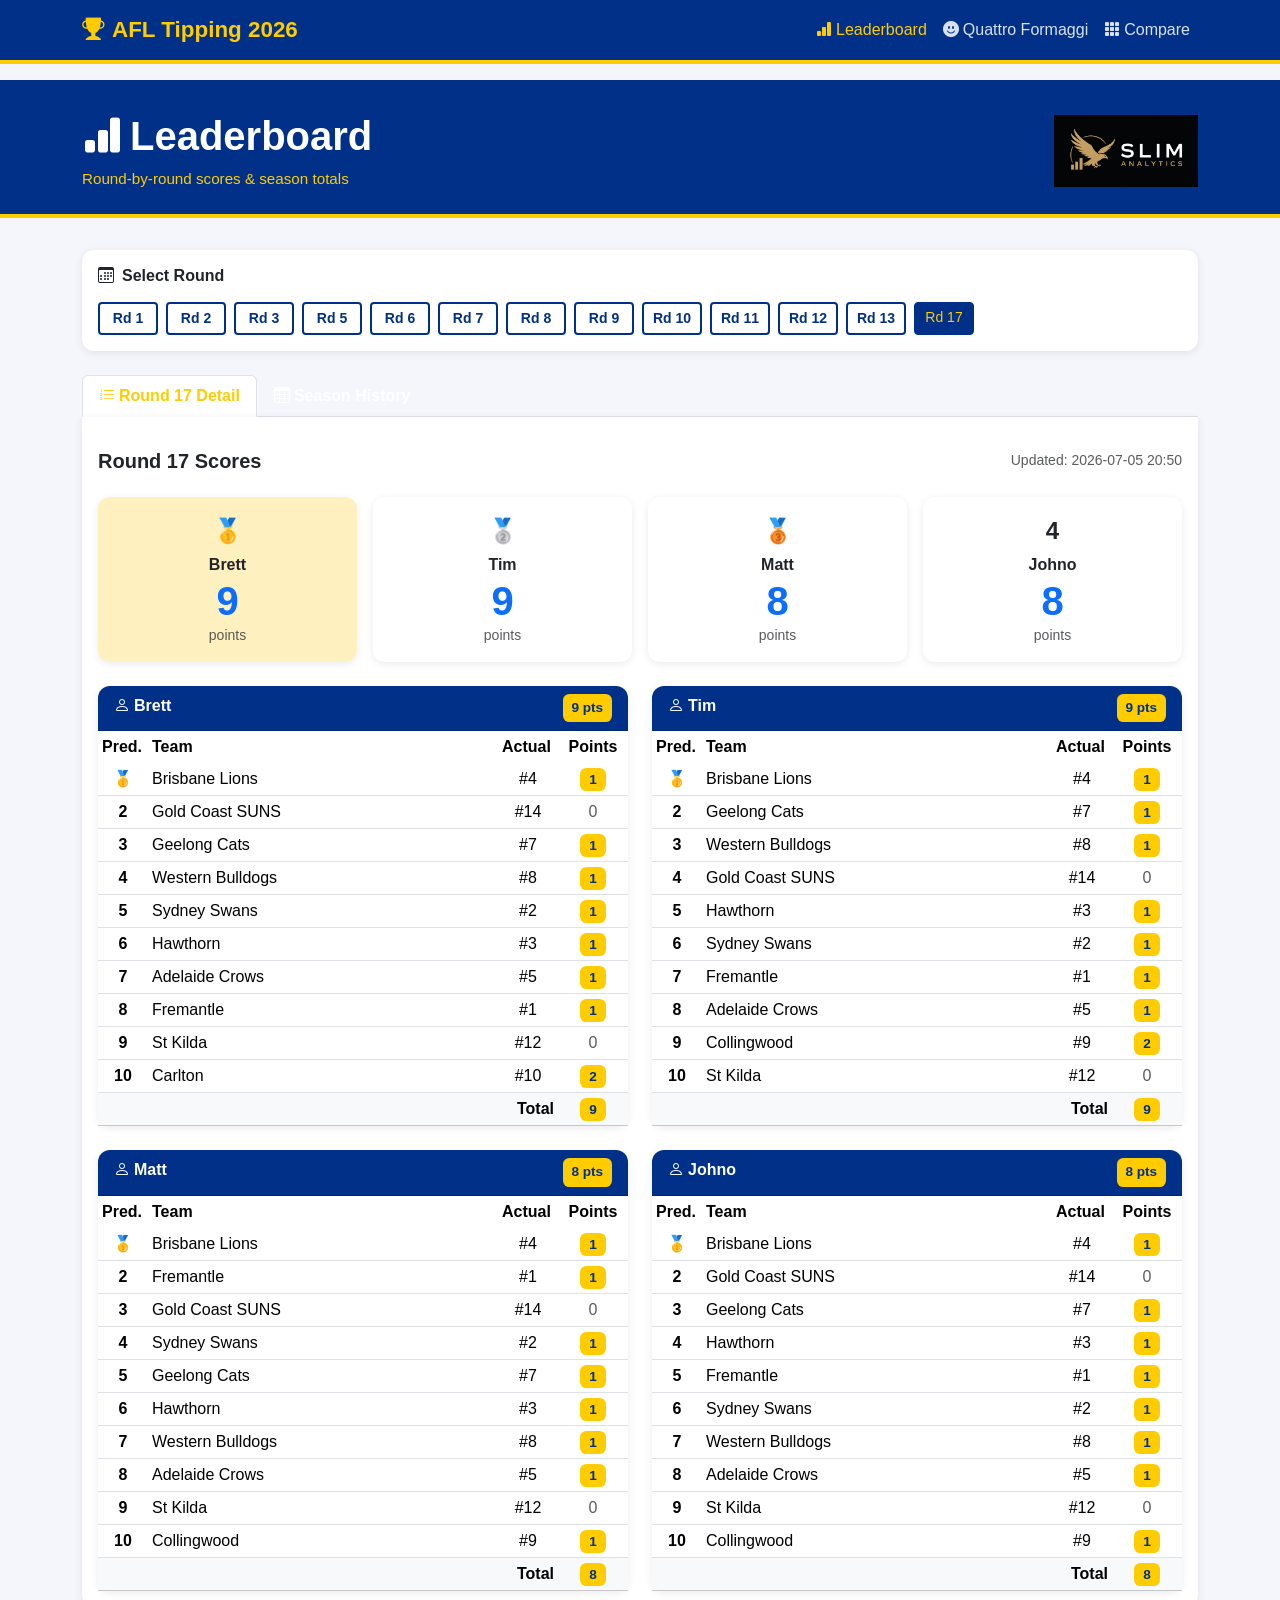
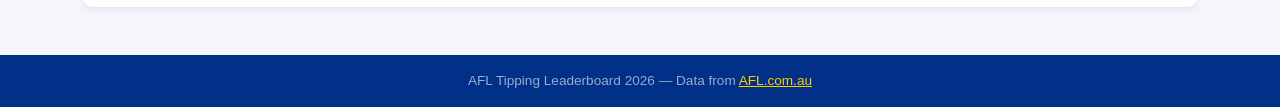
<file: index.html>
<!doctype html>
<html lang="en">
<head>
  <meta charset="utf-8">
  <meta name="viewport" content="width=device-width, initial-scale=1">
  <title>AFL Tipping 2026</title>
  <link href="https://cdn.jsdelivr.net/npm/bootstrap@5.3.3/dist/css/bootstrap.min.css" rel="stylesheet">
  <link href="https://cdn.jsdelivr.net/npm/bootstrap-icons@1.11.3/font/bootstrap-icons.css" rel="stylesheet">
  <link href="css/styles.css" rel="stylesheet">
</head>
<body>
<nav class="navbar navbar-expand-lg">
  <div class="container">
    <a class="navbar-brand" href="index.html"><i class="bi bi-trophy-fill me-2"></i>AFL Tipping 2026</a>
    <button class="navbar-toggler" type="button" data-bs-toggle="collapse" data-bs-target="#navMenu">
      <span class="navbar-toggler-icon"></span>
    </button>
    <div class="collapse navbar-collapse" id="navMenu">
      <ul class="navbar-nav ms-auto" id="mainNav"></ul>
    </div>
  </div>
</nav>
<div class="container mt-3" id="alerts"></div>

<div id="viewLeaderboard">
  <div class="page-header page-header--branded">
    <div class="container page-header-inner">
      <div class="page-header-text">
        <h1><i class="bi bi-bar-chart-fill me-2"></i>Leaderboard</h1>
        <p class="subtitle mb-0">Round-by-round scores &amp; season totals</p>
      </div>
      <div class="page-header-brand">
        <img src="images/slim-analytics-logo.png" alt="Slim Analytics" class="slim-analytics-logo">
      </div>
    </div>
  </div>
  <div class="container" id="lbRoot"></div>
</div>
<div id="viewAdmin" hidden>
  <div class="page-header"><div class="container">
    <h1><i class="bi bi-gear-fill me-2"></i>Admin</h1>
    <p class="subtitle mb-0">Fetch ladders, sync to GitHub, manage predictions</p>
  </div></div>
  <div class="container">
    <div class="card mb-4" id="githubSyncCard">
      <div class="card-header"><i class="bi bi-github me-2"></i>Sync to GitHub (one-time setup)</div>
      <div class="card-body">
        <p class="small text-muted mb-2">
          Create a <a href="https://github.com/settings/tokens?type=beta" target="_blank" rel="noopener">fine-grained token</a>
          for repo <strong>AFL-tipping</strong> with <em>Contents: Read and write</em> and <em>Actions: Read and write</em> (needed for ladder fetch).
        </p>
        <div class="row g-2 align-items-end">
          <div class="col-md-8">
            <label for="githubToken" class="form-label fw-semibold">GitHub token</label>
            <input type="password" class="form-control" id="githubToken" autocomplete="off" placeholder="github_pat_… or ghp_…">
          </div>
          <div class="col-md-4 d-flex gap-2">
            <button type="button" class="btn btn-afl flex-grow-1" id="saveGitHubToken">Save token</button>
            <button type="button" class="btn btn-outline-secondary" id="clearGitHubToken" title="Remove token">Clear</button>
          </div>
        </div>
        <div id="githubTokenStatus" class="small mt-2"></div>
      </div>
    </div>
    <div class="row g-4">
      <div class="col-md-6">
        <div class="card h-100">
          <div class="card-header"><i class="bi bi-person-check me-2"></i>Prediction Status</div>
          <div class="card-body">
            <div id="predStatus"></div>
            <a href="index.html?admin&amp;page=predictions" class="btn btn-afl mt-2 w-100">
              <i class="bi bi-pencil-square me-2"></i>Enter / Edit Predictions
            </a>
          </div>
        </div>
      </div>
      <div class="col-md-6">
        <div class="card h-100">
          <div class="card-header"><i class="bi bi-arrow-repeat me-2"></i>Update Ladder</div>
          <div class="card-body">
            <p class="text-muted small">At the end of each round, fetch the latest AFL ladder.</p>
            <form id="ladderForm">
              <div class="mb-3">
                <label for="roundNumber" class="form-label fw-semibold">Round Number</label>
                <input type="number" class="form-control" id="roundNumber" min="1" max="27" value="1">
              </div>
              <button type="submit" class="btn btn-afl w-100">
                <i class="bi bi-cloud-download me-2"></i>Fetch AFL Ladder &amp; Save Round
              </button>
            </form>
            <p class="text-muted small mt-2 mb-3">
              <i class="bi bi-info-circle me-1"></i>From
              <a href="https://www.afl.com.au/ladder" target="_blank" rel="noopener">AFL.com.au</a>
            </p>
            <div class="d-flex gap-2 flex-wrap">
              <button type="button" class="btn btn-sm btn-afl-outline" id="exportBtn">Download store.json</button>
              <button type="button" class="btn btn-sm btn-outline-secondary" id="resetBtn">Reload from site</button>
            </div>
          </div>
        </div>
      </div>
      <div class="col-12" id="roundsSection"></div>
    </div>
  </div>
</div>
<div id="viewPredictions" hidden>
  <div class="page-header"><div class="container">
    <h1><i class="bi bi-pencil-square me-2"></i>Enter Predictions</h1>
    <p class="subtitle mb-0">Each person selects their predicted top 10 teams in order</p>
  </div></div>
  <div class="container">
    <div class="card mb-4"><div class="card-body bg-light rounded">
      <h6 class="fw-bold mb-2"><i class="bi bi-info-circle me-2 text-primary"></i>Scoring Rules</h6>
      <div class="row g-2">
        <div class="col-auto"><span class="badge-pts me-1">5 pts</span> Correct team at #1</div>
        <div class="col-auto"><span class="badge-pts me-1">2 pts</span> Right team, right spot (2–10)</div>
        <div class="col-auto"><span class="badge-pts me-1">1 pt</span> Right team, wrong spot</div>
        <div class="col-auto"><span class="badge-pts-0 me-1">0 pts</span> Not in actual top 10</div>
      </div>
    </div></div>
    <form id="predForm">
      <ul class="nav nav-tabs mb-0" id="participantTabs" role="tablist"></ul>
      <div class="tab-content card card-body border-top-0 rounded-top-0 mb-4" id="tabPanes"></div>
      <div class="d-flex gap-3 mb-5 flex-wrap">
        <button type="submit" class="btn btn-afl btn-lg px-5">
          <i class="bi bi-save me-2"></i>Save All Predictions
        </button>
        <a href="index.html?admin" class="btn btn-secondary btn-lg">Cancel</a>
        <button type="button" class="btn btn-afl-outline btn-lg" id="exportBtn">Download store.json</button>
      </div>
    </form>
  </div>
</div>
<footer>
  <div class="container text-center">
    AFL Tipping Leaderboard 2026 &mdash; Data from
    <a href="https://www.afl.com.au/ladder" target="_blank" rel="noopener">AFL.com.au</a>
  </div>
</footer>
<script src="https://cdn.jsdelivr.net/npm/bootstrap@5.3.3/dist/js/bootstrap.bundle.min.js"></script>
<script type="module" src="js/index.js"></script>
</body>
</html>
</file>
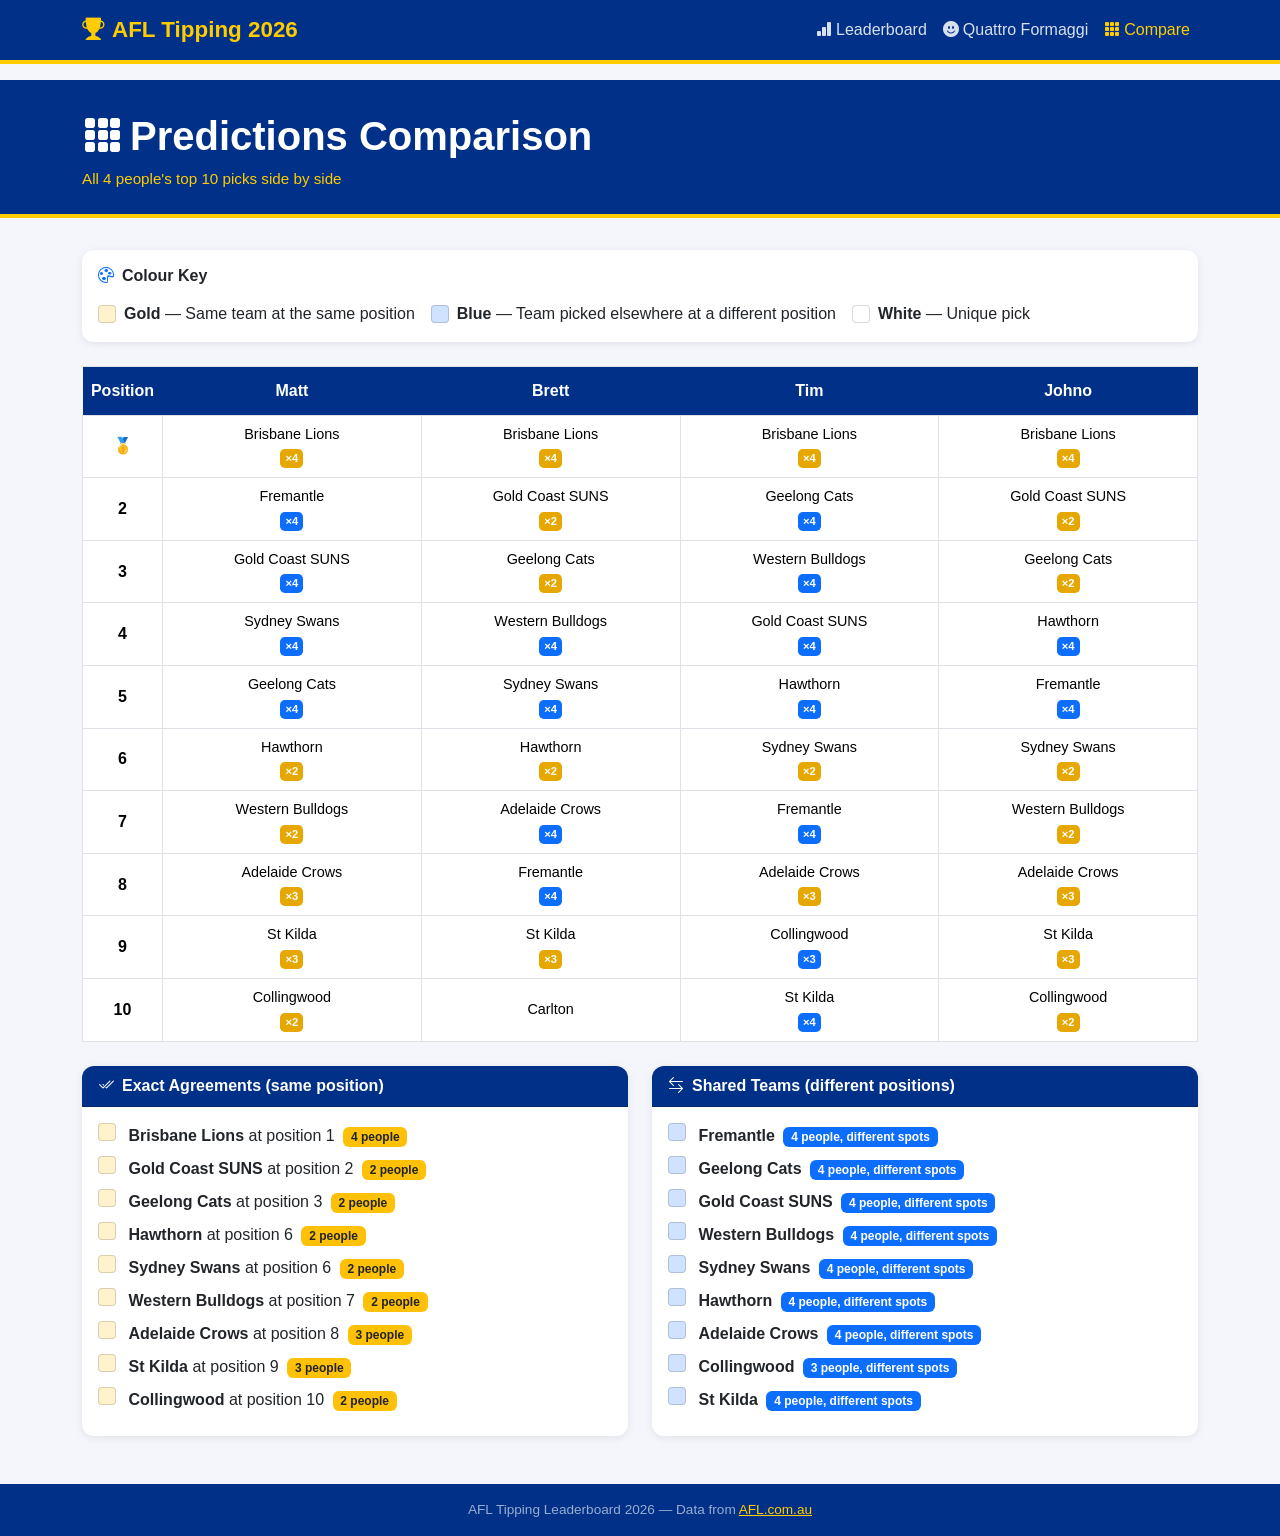
<file: compare.html>
<!doctype html>
<html lang="en">
<head>
  <meta charset="utf-8">
  <meta name="viewport" content="width=device-width, initial-scale=1">
  <title>Compare – AFL Tipping 2026</title>
  <link href="https://cdn.jsdelivr.net/npm/bootstrap@5.3.3/dist/css/bootstrap.min.css" rel="stylesheet">
  <link href="https://cdn.jsdelivr.net/npm/bootstrap-icons@1.11.3/font/bootstrap-icons.css" rel="stylesheet">
  <link href="css/styles.css" rel="stylesheet">
</head>
<body>
<nav class="navbar navbar-expand-lg">
  <div class="container">
    <a class="navbar-brand" href="index.html"><i class="bi bi-trophy-fill me-2"></i>AFL Tipping 2026</a>
    <button class="navbar-toggler" type="button" data-bs-toggle="collapse" data-bs-target="#navMenu">
      <span class="navbar-toggler-icon"></span>
    </button>
    <div class="collapse navbar-collapse" id="navMenu">
      <ul class="navbar-nav ms-auto" id="mainNav"></ul>
    </div>
  </div>
</nav>
<div class="container mt-3" id="alerts"></div>

<div class="page-header"><div class="container">
  <h1><i class="bi bi-grid-3x3-gap-fill me-2"></i>Predictions Comparison</h1>
  <p class="subtitle mb-0">All 4 people's top 10 picks side by side</p>
</div></div>
<div class="container">
  <div class="card mb-4"><div class="card-body py-3">
    <h6 class="fw-bold mb-3"><i class="bi bi-palette me-2 text-primary"></i>Colour Key</h6>
    <div class="d-flex flex-wrap gap-3 align-items-center">
      <div class="d-flex align-items-center gap-2">
        <span class="legend-swatch swatch-same"></span>
        <span><strong>Gold</strong> — Same team at the same position</span>
      </div>
      <div class="d-flex align-items-center gap-2">
        <span class="legend-swatch swatch-diff"></span>
        <span><strong>Blue</strong> — Team picked elsewhere at a different position</span>
      </div>
      <div class="d-flex align-items-center gap-2">
        <span class="legend-swatch swatch-unique"></span>
        <span><strong>White</strong> — Unique pick</span>
      </div>
    </div>
  </div></div>
  <div id="compareRoot"></div>
</div>
<footer>
  <div class="container text-center">
    AFL Tipping Leaderboard 2026 &mdash; Data from
    <a href="https://www.afl.com.au/ladder" target="_blank" rel="noopener">AFL.com.au</a>
  </div>
</footer>
<script src="https://cdn.jsdelivr.net/npm/bootstrap@5.3.3/dist/js/bootstrap.bundle.min.js"></script>
<script type="module" src="js/compare-page.js"></script>
</body>
</html>
</file>
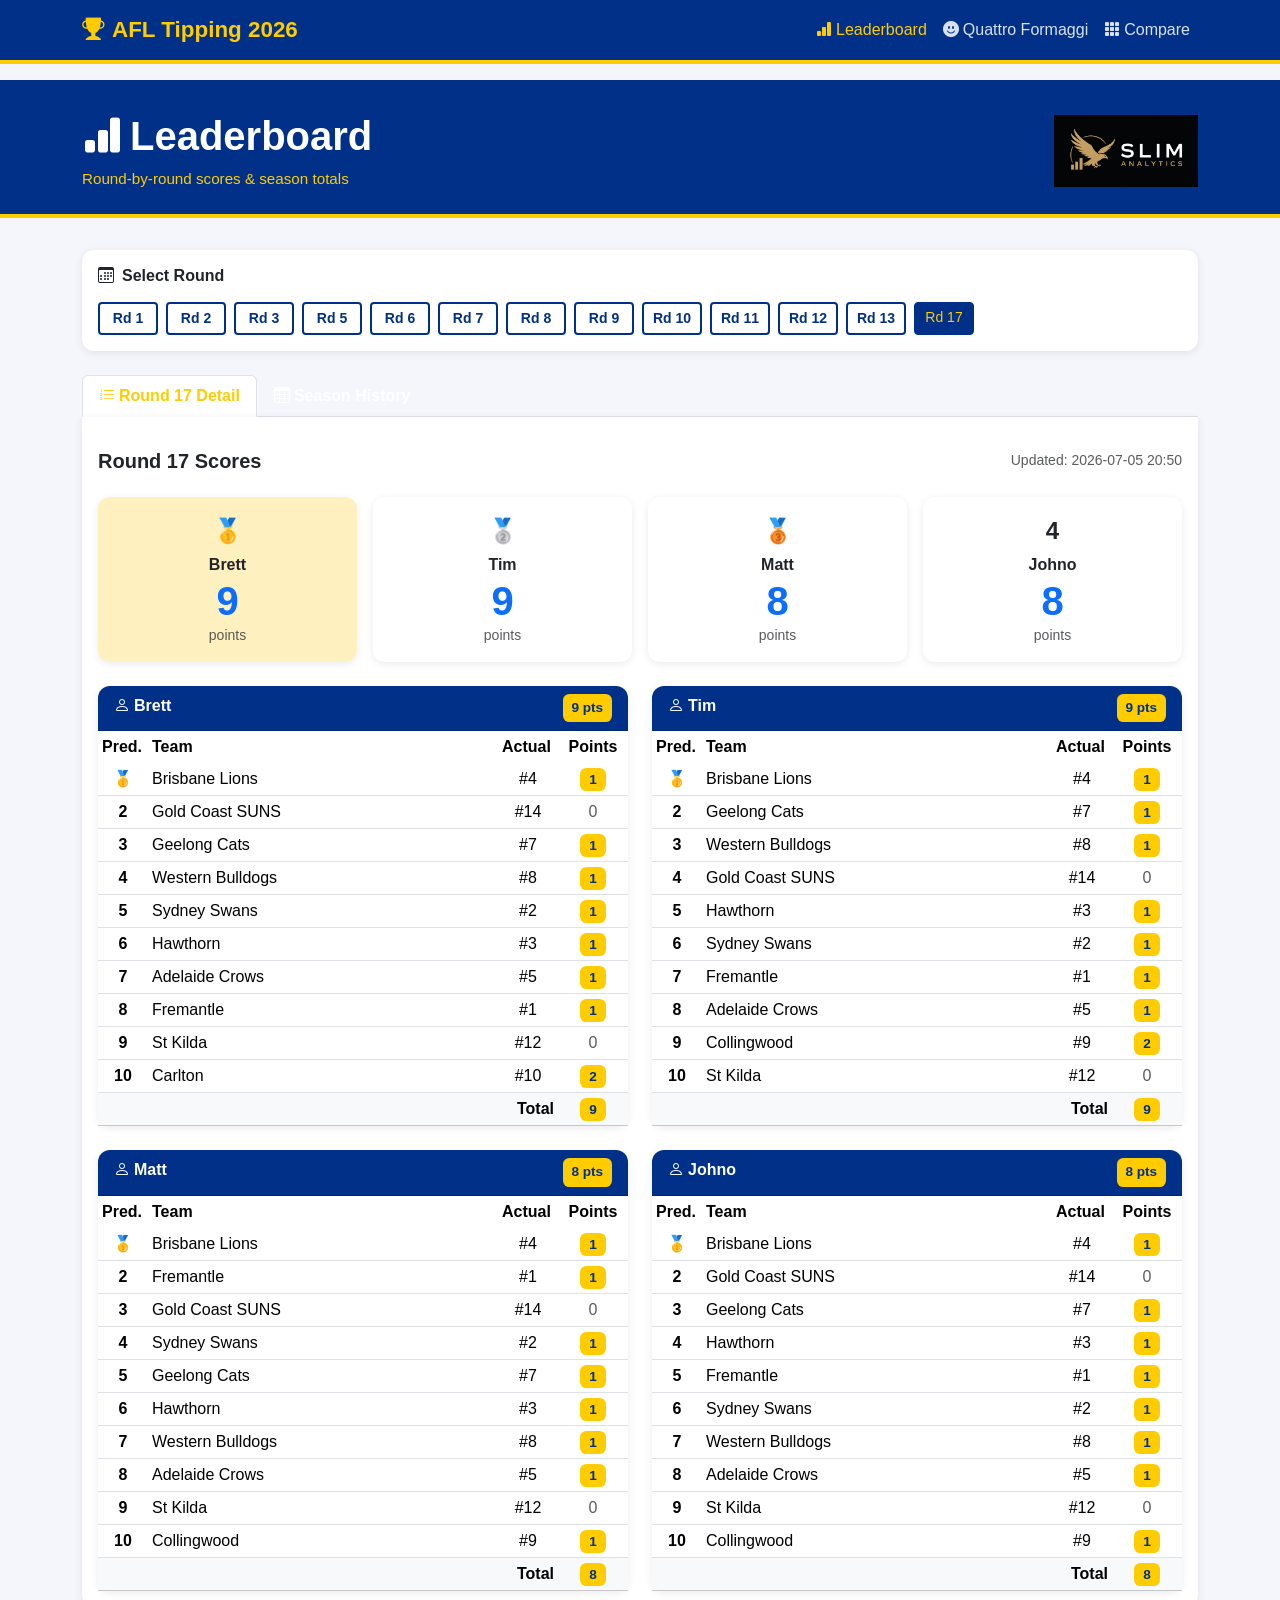
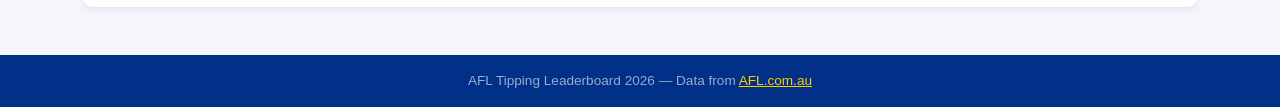
<file: leaderboard.html>
<!doctype html>
<html lang="en">
<head>
  <meta charset="utf-8">
  <script>
    const q = location.search || '';
    const path = location.pathname.replace(/[^/]*$/, '');
    const base = path.endsWith('/') ? path : path + '/';
    location.replace(base + 'index.html' + q);
  </script>
</head>
<body><p>Redirecting…</p></body>
</html>
</file>
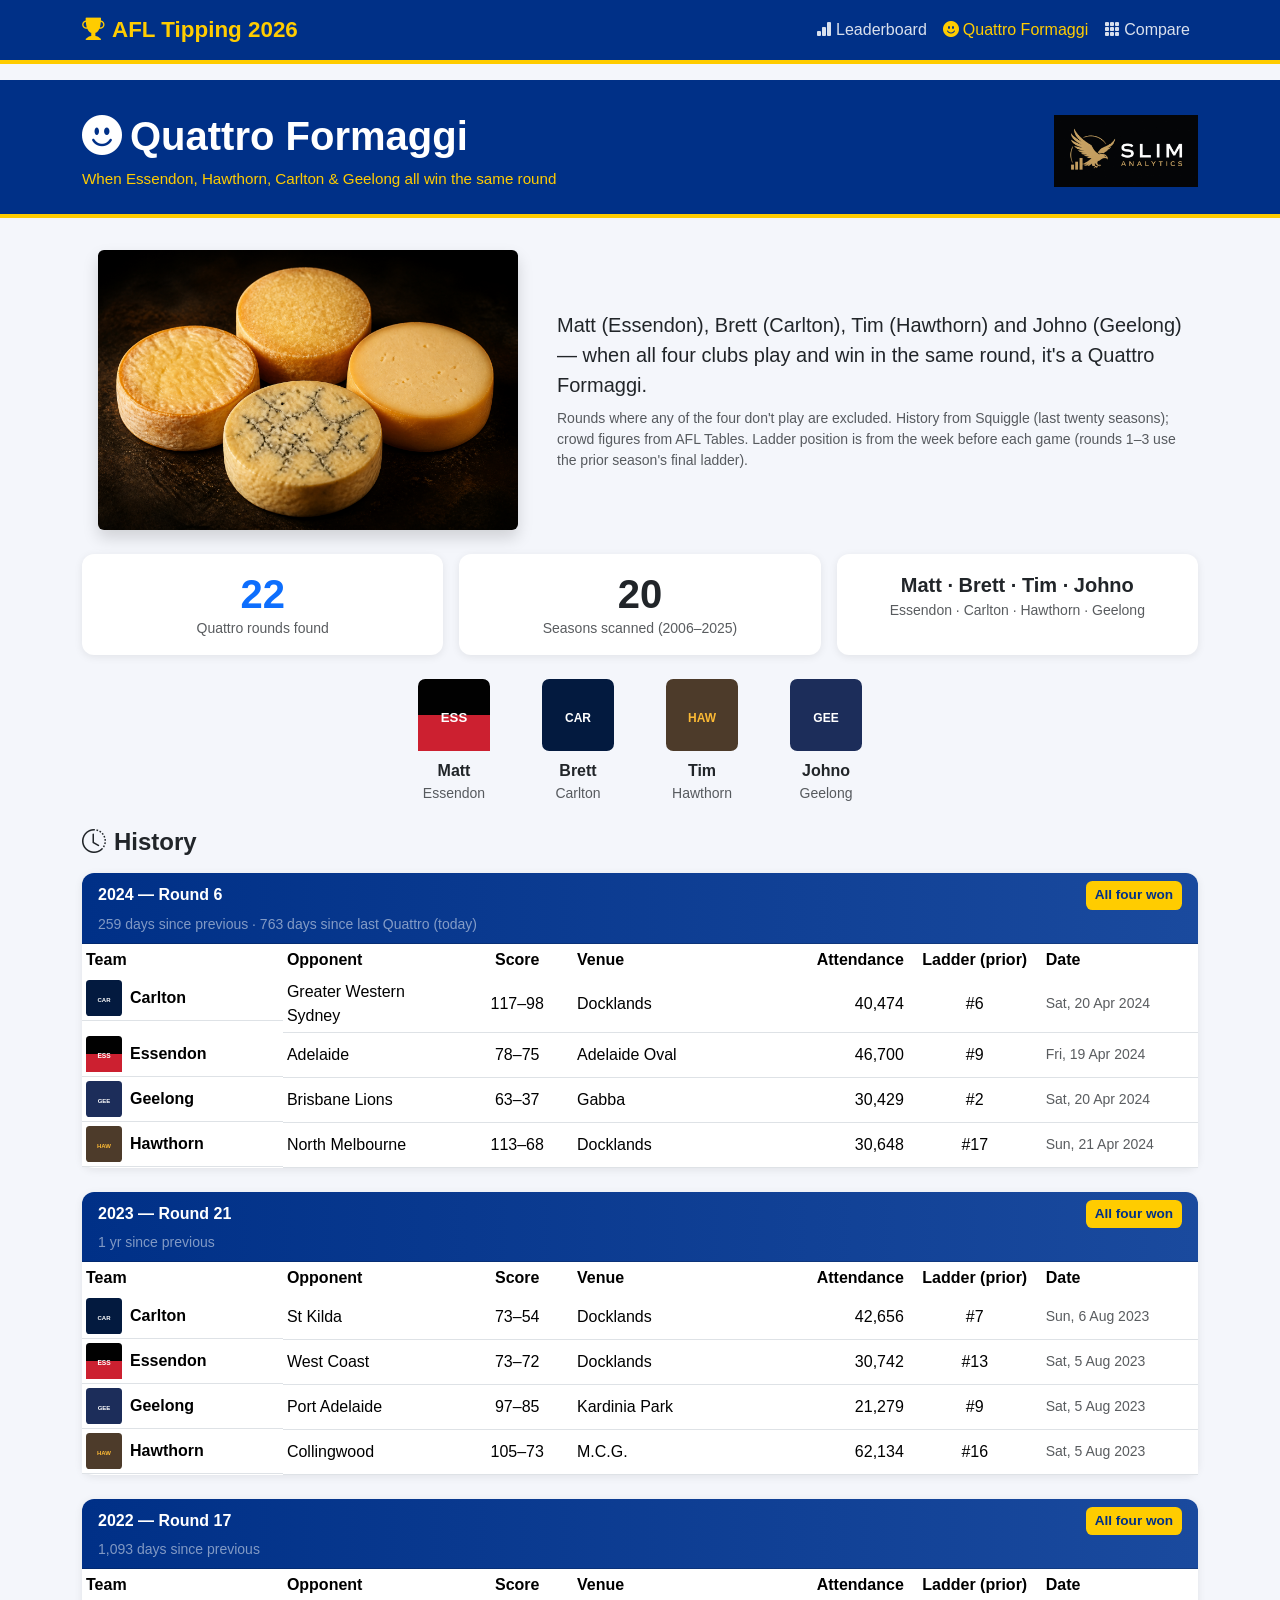
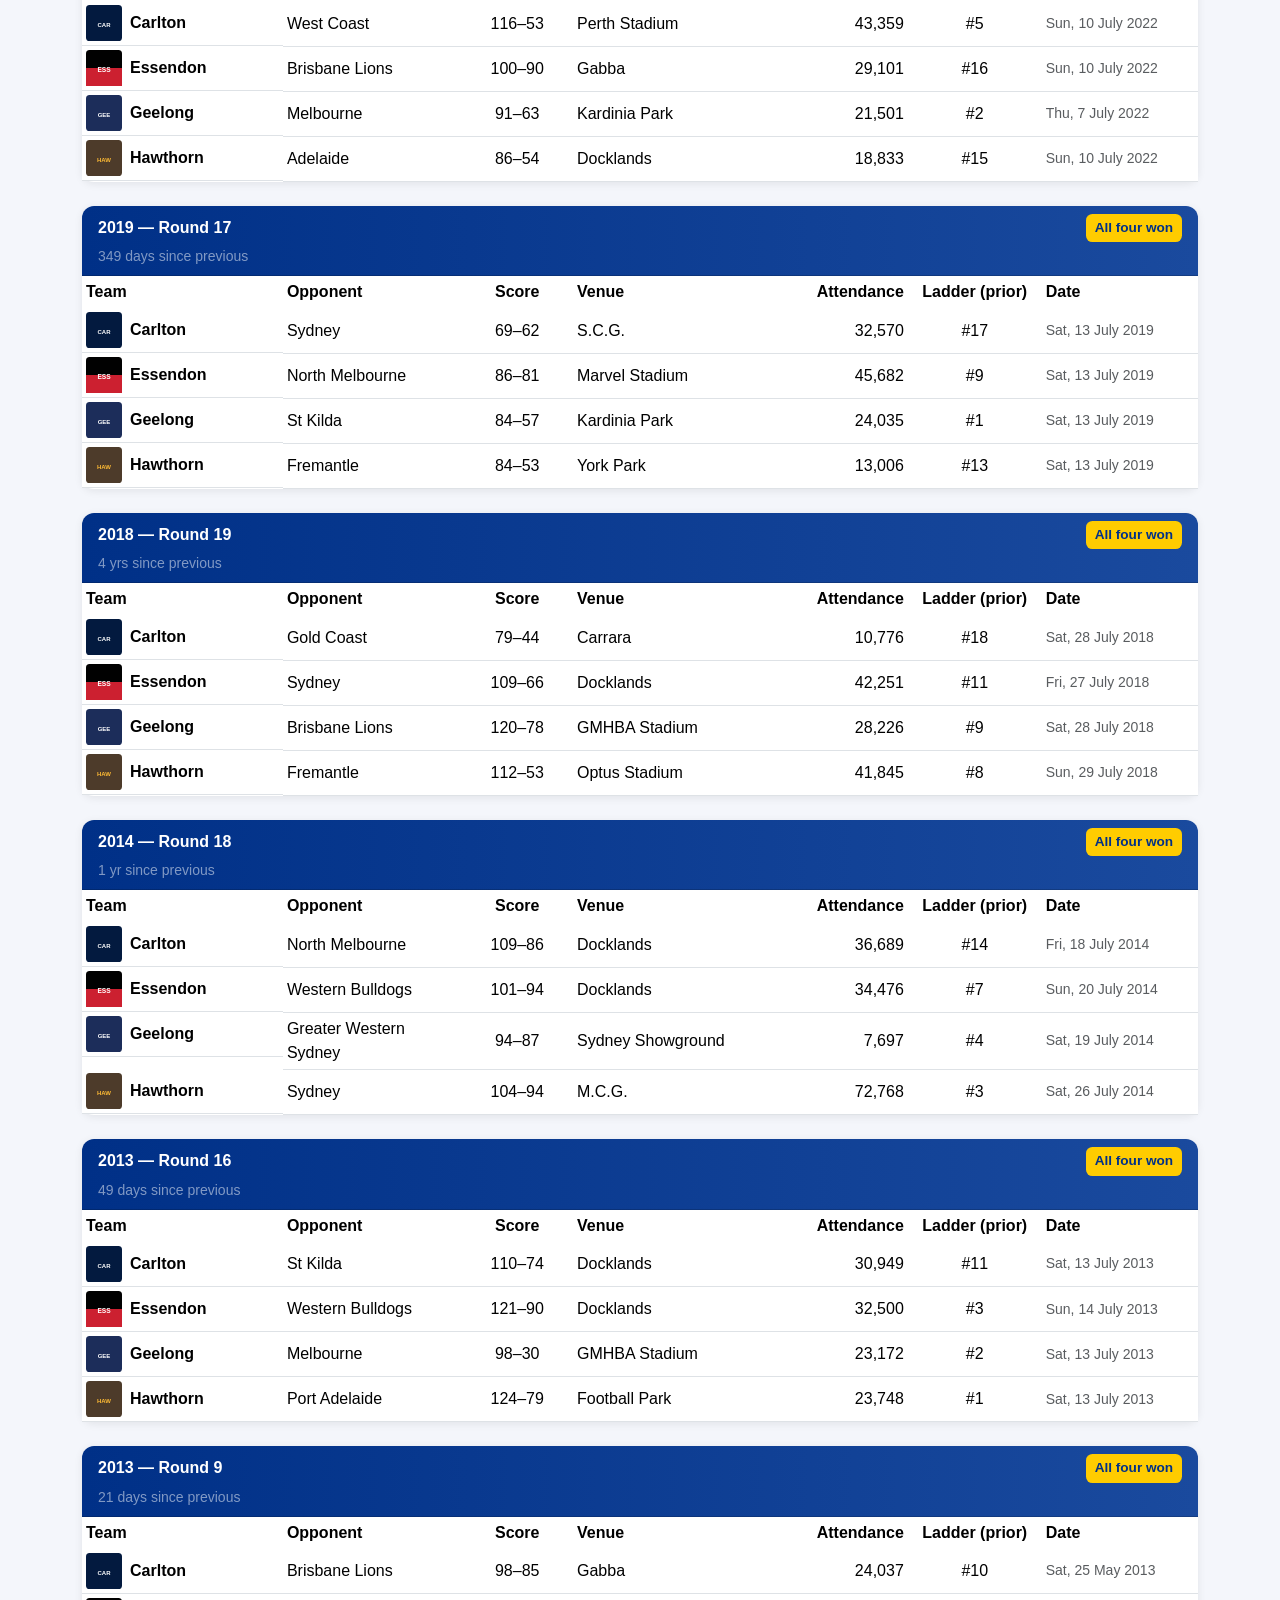
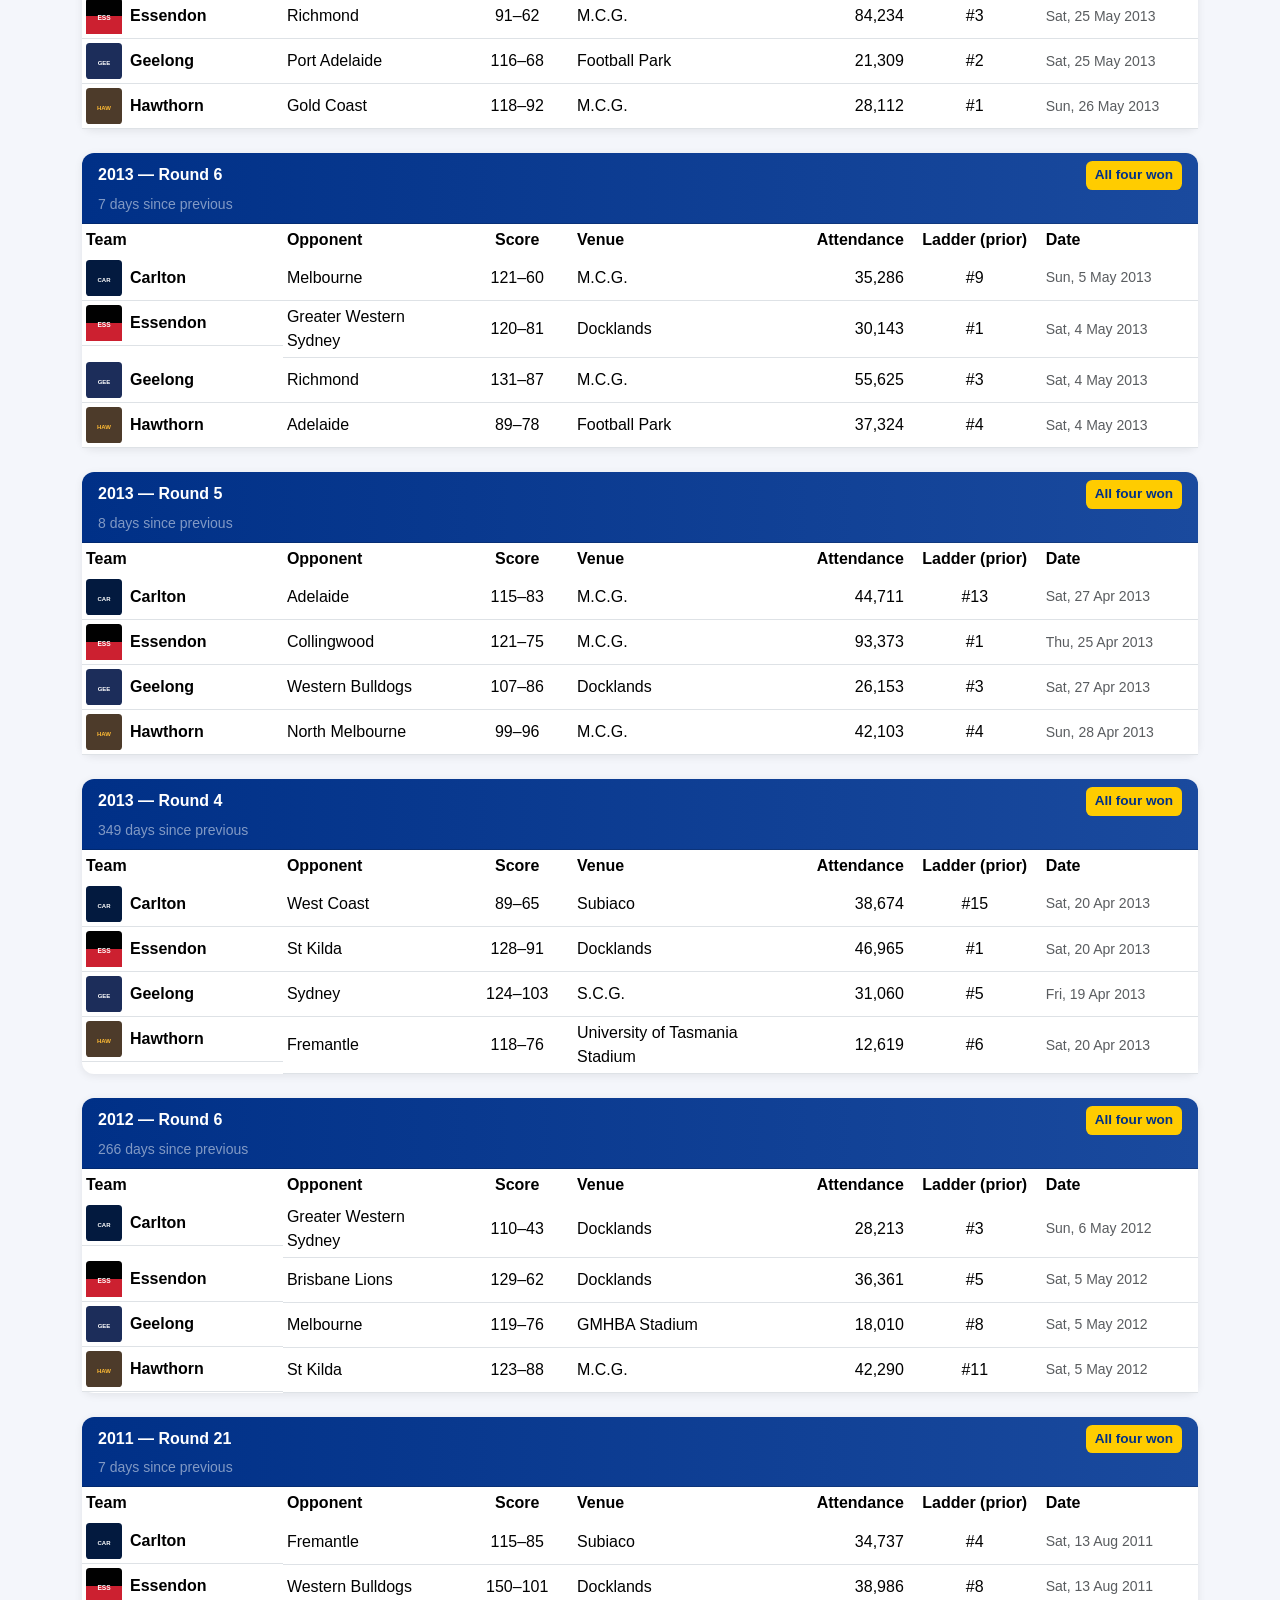
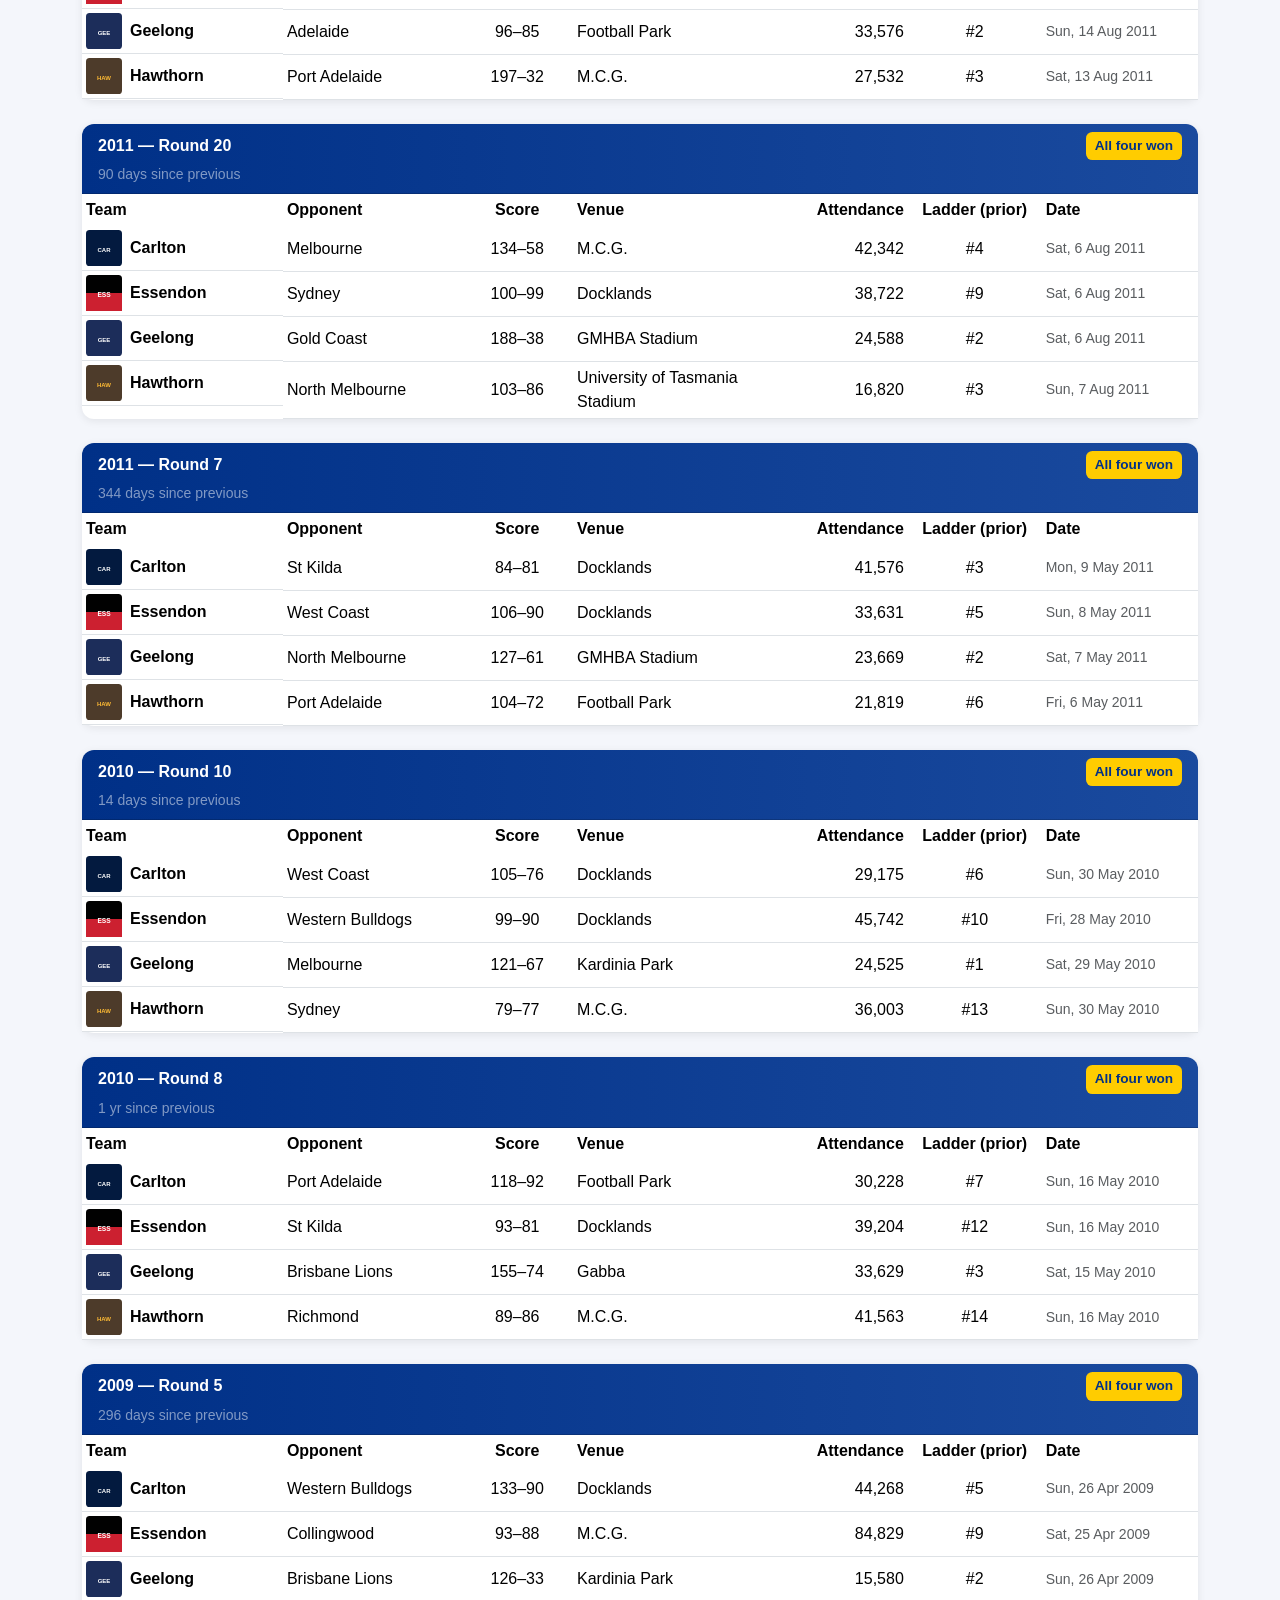
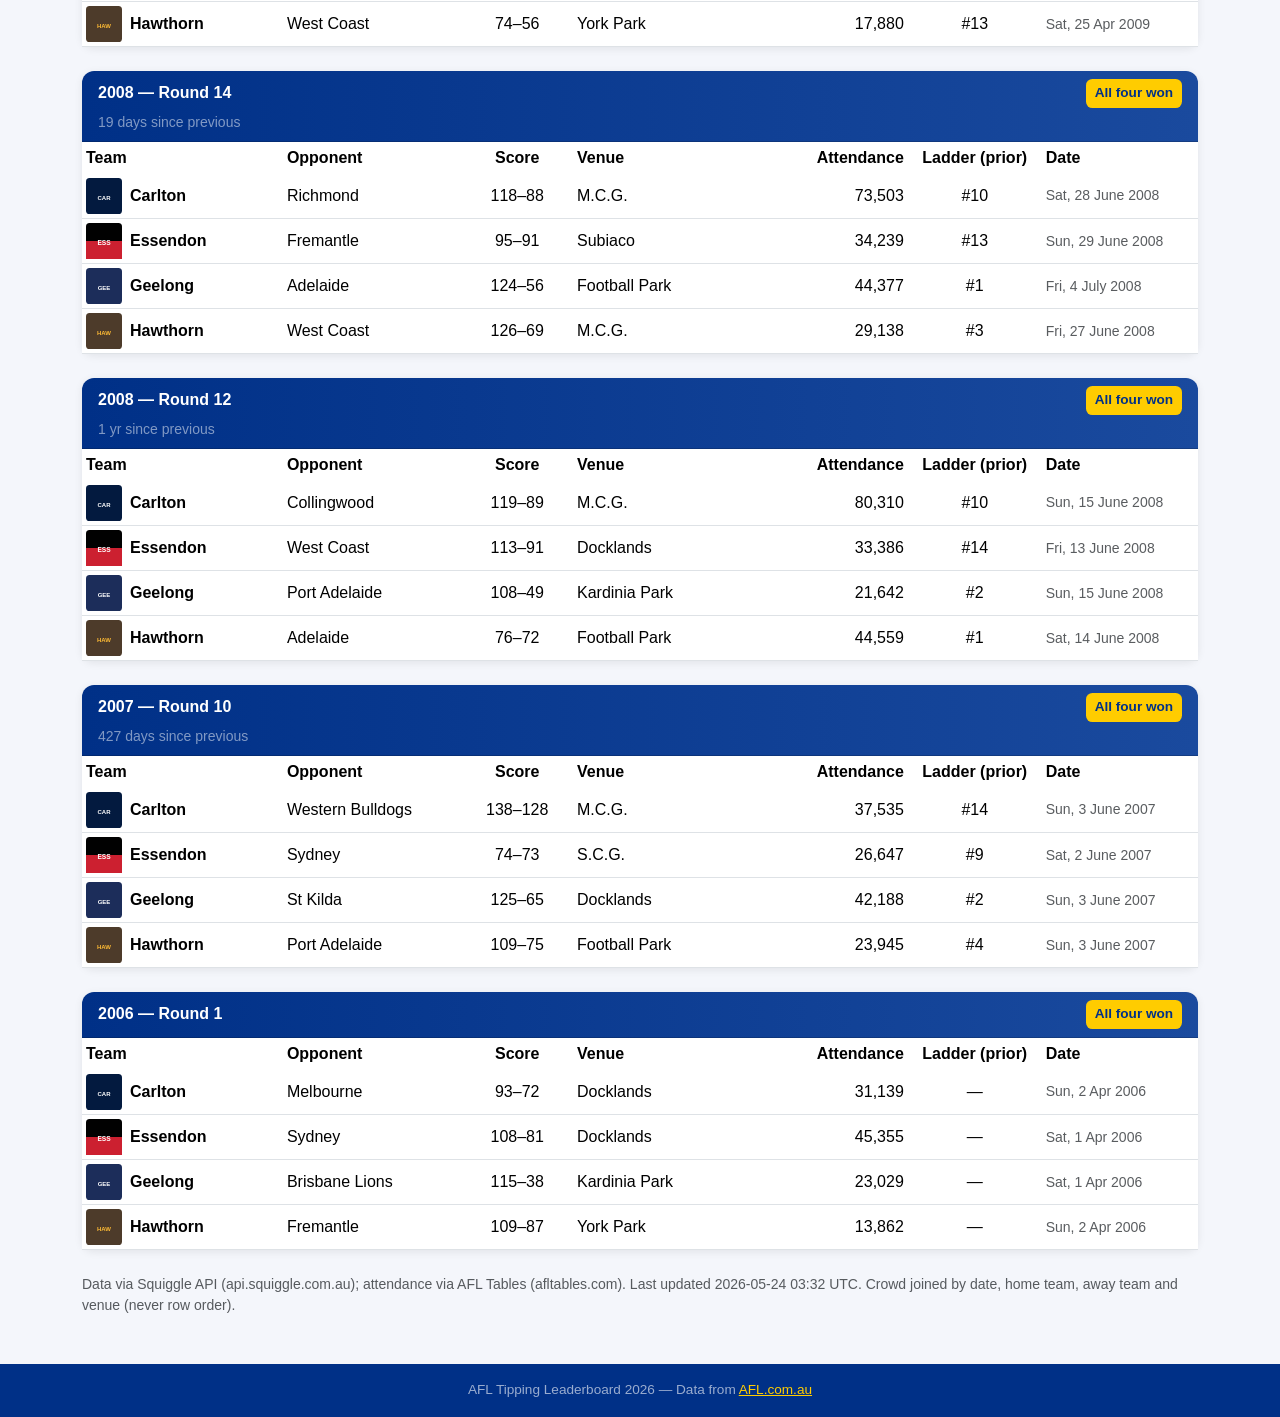
<file: quattro-formaggi.html>
<!doctype html>
<html lang="en">
<head>
  <meta charset="utf-8">
  <meta name="viewport" content="width=device-width, initial-scale=1">
  <title>Quattro Formaggi – AFL Tipping 2026</title>
  <link href="https://cdn.jsdelivr.net/npm/bootstrap@5.3.3/dist/css/bootstrap.min.css" rel="stylesheet">
  <link href="https://cdn.jsdelivr.net/npm/bootstrap-icons@1.11.3/font/bootstrap-icons.css" rel="stylesheet">
  <link href="css/styles.css" rel="stylesheet">
</head>
<body>
<nav class="navbar navbar-expand-lg">
  <div class="container">
    <a class="navbar-brand" href="index.html"><i class="bi bi-trophy-fill me-2"></i>AFL Tipping 2026</a>
    <button class="navbar-toggler" type="button" data-bs-toggle="collapse" data-bs-target="#navMenu">
      <span class="navbar-toggler-icon"></span>
    </button>
    <div class="collapse navbar-collapse" id="navMenu">
      <ul class="navbar-nav ms-auto" id="mainNav"></ul>
    </div>
  </div>
</nav>
<div class="container mt-3" id="alerts"></div>

<div class="page-header page-header--branded">
  <div class="container page-header-inner">
    <div class="page-header-text">
      <h1><i class="bi bi-emoji-smile-fill me-2"></i>Quattro Formaggi</h1>
      <p class="subtitle mb-0">When Essendon, Hawthorn, Carlton &amp; Geelong all win the same round</p>
    </div>
    <div class="page-header-brand">
      <img src="images/slim-analytics-logo.png" alt="Slim Analytics" class="slim-analytics-logo">
    </div>
  </div>
</div>
<div class="container mb-5">
  <div class="row g-4 align-items-center mb-4">
    <div class="col-md-5 text-center">
      <img src="images/quattro-formaggi.jpg" alt="Quattro formaggi" class="qf-hero-img rounded shadow">
    </div>
    <div class="col-md-7">
      <p class="lead mb-2">Matt (Essendon), Brett (Carlton), Tim (Hawthorn) and Johno (Geelong) — when all four clubs <strong>play</strong> and <strong>win</strong> in the same round, it&apos;s a Quattro Formaggi.</p>
      <p class="text-muted small mb-0">Rounds where any of the four don&apos;t play are excluded. History from Squiggle (last twenty seasons); crowd figures from AFL Tables. Ladder position is from the week before each game (rounds 1–3 use the prior season&apos;s final ladder).</p>
    </div>
  </div>
  <div class="row g-3 mb-4" id="qfStats"></div>
  <div class="d-flex flex-wrap justify-content-center gap-4 mb-4" id="qfPeople"></div>
  <h2 class="h4 fw-bold mb-3"><i class="bi bi-clock-history me-2"></i>History</h2>
  <div id="qfEvents"></div>
  <p class="text-muted small mt-3" id="qfMetaNote"></p>
</div>
<footer>
  <div class="container text-center">
    AFL Tipping Leaderboard 2026 &mdash; Data from
    <a href="https://www.afl.com.au/ladder" target="_blank" rel="noopener">AFL.com.au</a>
  </div>
</footer>
<script src="https://cdn.jsdelivr.net/npm/bootstrap@5.3.3/dist/js/bootstrap.bundle.min.js"></script>
<script type="module" src="js/quattro-page.js"></script>
</body>
</html>
</file>
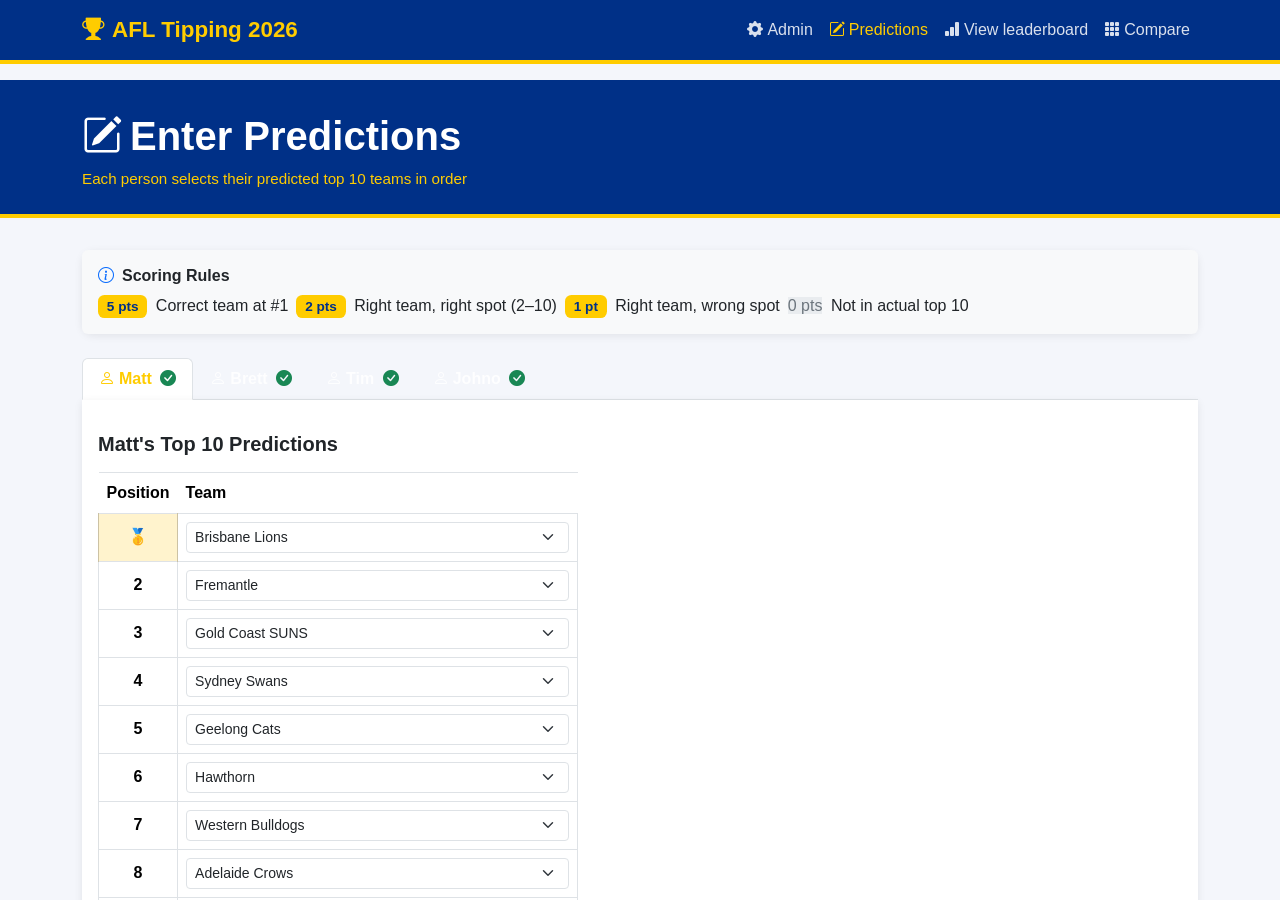
<file: setup.html>
<!doctype html>
<html lang="en">
<head>
  <meta charset="utf-8">
  <script>
    const q = location.search || '';
    const path = location.pathname.replace(/[^/]*$/, '');
    const base = path.endsWith('/') ? path : path + '/';
    location.replace(base + 'index.html?admin&page=predictions');
  </script>
</head>
<body><p>Redirecting…</p></body>
</html>
</file>
<file: css/styles.css>
:root {
  --afl-navy: #003087;
  --afl-gold: #ffcc00;
  --afl-light: #f4f6fb;
}

body {
  background: var(--afl-light);
  font-family: 'Segoe UI', sans-serif;
}

.navbar {
  background: var(--afl-navy) !important;
  border-bottom: 4px solid var(--afl-gold);
}
.navbar-brand {
  color: var(--afl-gold) !important;
  font-weight: 700;
  font-size: 1.4rem;
}
.nav-link {
  color: rgba(255, 255, 255, 0.85) !important;
}
.nav-link:hover,
.nav-link.active {
  color: var(--afl-gold) !important;
}

.page-header {
  background: var(--afl-navy);
  color: #fff;
  padding: 2rem 0 1.5rem;
  margin-bottom: 2rem;
  border-bottom: 4px solid var(--afl-gold);
}
.page-header h1 {
  font-weight: 700;
}
.page-header .subtitle {
  color: var(--afl-gold);
  font-size: 0.95rem;
}

.page-header-inner {
  display: flex;
  align-items: center;
  justify-content: space-between;
  gap: 1.5rem;
}

.page-header-text {
  flex: 1;
  min-width: 0;
}

.page-header-brand {
  flex-shrink: 0;
  display: flex;
  align-items: center;
  justify-content: flex-end;
}

.slim-analytics-logo {
  display: block;
  height: 72px;
  width: auto;
  max-width: min(280px, 38vw);
  object-fit: contain;
}

/* Quattro Formaggi */
.qf-hero-img {
  max-width: 100%;
  max-height: 280px;
  object-fit: cover;
}

.qf-team-card {
  text-align: center;
  min-width: 100px;
}

.qf-team-logo {
  width: 72px;
  height: 72px;
  object-fit: contain;
  margin-bottom: 0.5rem;
}

.qf-table-logo {
  width: 36px;
  height: 36px;
  object-fit: contain;
  flex-shrink: 0;
}

.qf-team-cell {
  display: flex;
  align-items: center;
  gap: 0.5rem;
}

.qf-match-table {
  table-layout: fixed;
  width: 100%;
}

.qf-match-table .qf-col-team { width: 18%; }
.qf-match-table .qf-col-opponent { width: 16%; }
.qf-match-table .qf-col-score { width: 10%; }
.qf-match-table .qf-col-venue { width: 18%; }
.qf-match-table .qf-col-att { width: 12%; }
.qf-match-table .qf-col-ladder { width: 12%; }
.qf-match-table .qf-col-date { width: 14%; }

.qf-event-card .card-header {
  background: linear-gradient(90deg, var(--afl-navy), #1a4a9e);
}

.qf-gap-note {
  font-weight: 500;
}

@media (max-width: 576px) {
  .page-header-inner {
    flex-direction: column;
    align-items: flex-start;
  }

  .page-header-brand {
    width: 100%;
    justify-content: flex-start;
  }

  .slim-analytics-logo {
    height: 56px;
    max-width: 220px;
  }
}

.card {
  border: none;
  box-shadow: 0 2px 8px rgba(0, 0, 0, 0.08);
  border-radius: 0.75rem;
}
.card-header {
  background: var(--afl-navy);
  color: #fff;
  border-radius: 0.75rem 0.75rem 0 0 !important;
  font-weight: 600;
}

.btn-afl {
  background: var(--afl-gold);
  border: none;
  color: var(--afl-navy);
  font-weight: 700;
}
.btn-afl:hover {
  background: #e6b800;
  color: var(--afl-navy);
}

.btn-afl-outline {
  border: 2px solid var(--afl-navy);
  color: var(--afl-navy);
  background: transparent;
  font-weight: 600;
}
.btn-afl-outline:hover {
  background: var(--afl-navy);
  color: #fff;
}

.badge-pts {
  background: var(--afl-gold);
  color: var(--afl-navy);
  font-weight: 700;
  font-size: 0.85rem;
  padding: 0.3em 0.65em;
  border-radius: 0.4rem;
}
.badge-pts-0 {
  background: #e9ecef;
  color: #6c757d;
}

.rank-1 {
  color: #c8a000;
  font-weight: 700;
}
.rank-2 {
  color: #6c757d;
  font-weight: 600;
}
.rank-3 {
  color: #a05c00;
  font-weight: 600;
}

.round-btn {
  min-width: 60px;
}
.round-btn.active {
  background: var(--afl-navy);
  color: var(--afl-gold);
  border-color: var(--afl-navy);
}

table thead th {
  background: var(--afl-navy);
  color: #fff;
  border: none;
}
table tbody tr:hover {
  background: #eef2ff;
}

.pts-exact {
  background: #d1f0e0;
  color: #155724;
}
.pts-top1 {
  background: #fff3cd;
  color: #856404;
}
.pts-partial {
  background: #dde8ff;
  color: #003087;
}
.pts-zero {
  color: #aaa;
}

footer {
  background: var(--afl-navy);
  color: rgba(255, 255, 255, 0.6);
  padding: 1rem 0;
  margin-top: 3rem;
  font-size: 0.85rem;
}
footer a {
  color: var(--afl-gold);
}

.legend-swatch {
  display: inline-block;
  width: 18px;
  height: 18px;
  border-radius: 4px;
  border: 1px solid rgba(0, 0, 0, 0.15);
  flex-shrink: 0;
}
.swatch-same {
  background: #fff3cd;
}
.swatch-diff {
  background: #cfe2ff;
}
.swatch-unique {
  background: #fff;
}

.compare-table thead th {
  background: var(--afl-navy);
  color: #fff;
  font-size: 1rem;
  padding: 0.75rem 0.5rem;
}
.compare-table thead th.pos-col {
  width: 80px;
  min-width: 60px;
}
.pos-cell {
  background: #f4f6fb;
  font-size: 1rem;
}
.pos-one {
  background: #fff8e1;
}
.pick-cell {
  padding: 0.6rem 0.5rem;
  transition: background 0.15s;
  min-width: 140px;
}
.cell-same {
  background: #fff3cd;
}
.cell-diff {
  background: #cfe2ff;
}
.cell-empty {
  background: #f8f9fa;
}
.team-name {
  font-weight: 500;
  font-size: 0.9rem;
  display: block;
}
.shared-badge {
  display: inline-block;
  font-size: 0.7rem;
  font-weight: 700;
  padding: 0.1em 0.45em;
  border-radius: 0.3rem;
  margin-top: 0.15rem;
}
.badge-same {
  background: #e6a800;
  color: #fff;
}
.badge-diff {
  background: #0d6efd;
  color: #fff;
}

.sync-banner {
  background: #fff8e1;
  border: 1px solid #ffcc00;
  border-radius: 0.5rem;
  padding: 0.75rem 1rem;
  font-size: 0.9rem;
}
</file>
